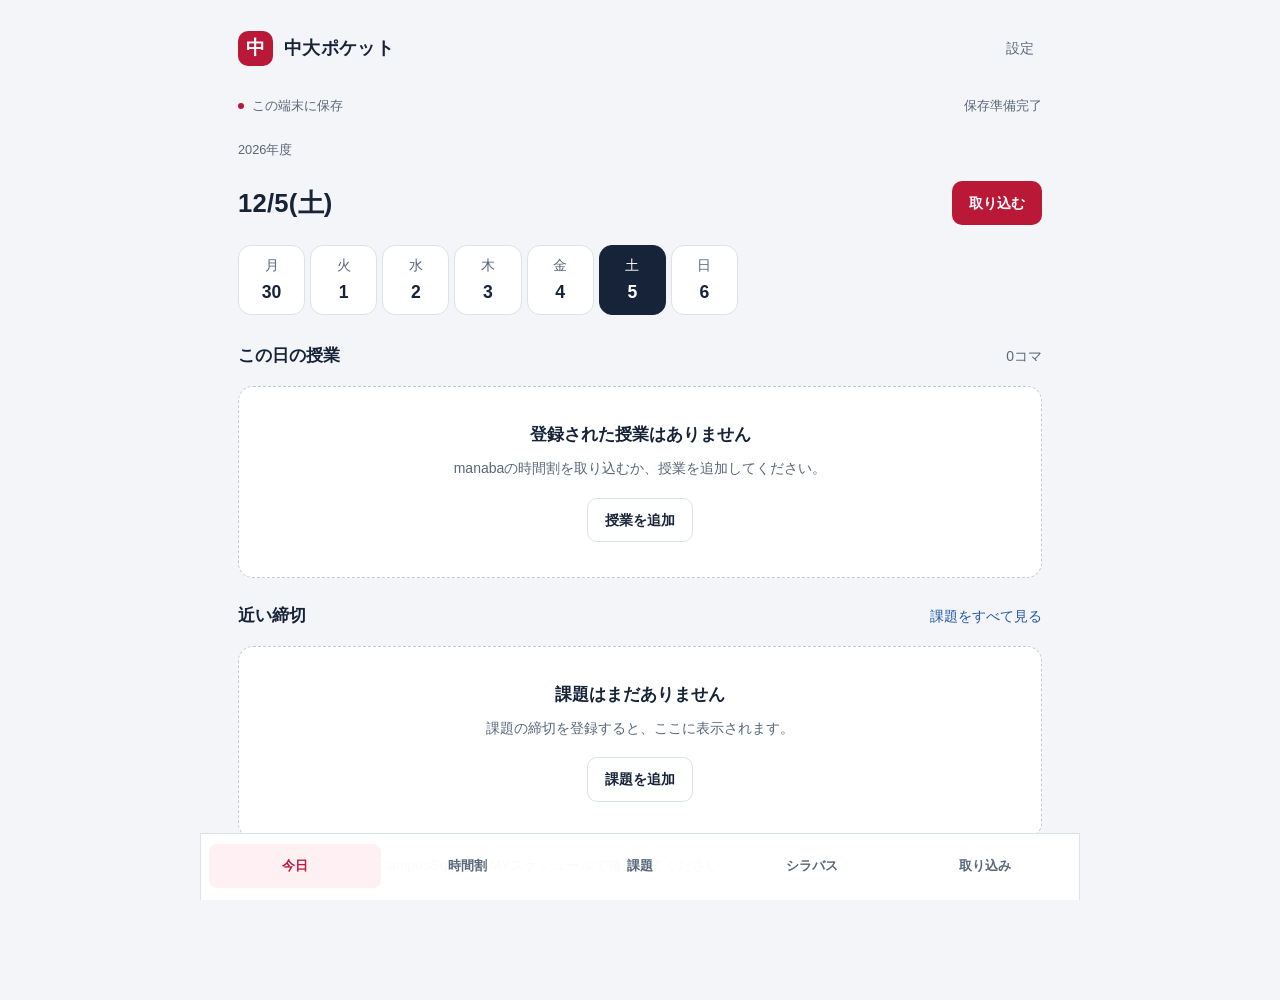
<file: docs/index.html>
<!doctype html>
<html lang="ja">
<head>
  <meta charset="utf-8">
  <meta name="viewport" content="width=device-width,initial-scale=1,viewport-fit=cover">
  <meta name="theme-color" content="#ba1837">
  <meta name="apple-mobile-web-app-capable" content="yes">
  <meta name="apple-mobile-web-app-title" content="中大ポケット">
  <meta name="description" content="時間割、教室、シラバス、課題を自分の端末で管理する中大ポケット。">
  <meta http-equiv="Content-Security-Policy" content="default-src 'self'; script-src 'self'; style-src 'self'; img-src 'self' data:; connect-src 'self'; object-src 'none'; base-uri 'none'; form-action 'none'; frame-src 'none'">
  <title>中大ポケット</title>
  <link rel="icon" href="./icon.svg" type="image/svg+xml">
  <link rel="apple-touch-icon" href="./icon-192.png">
  <link rel="manifest" href="./manifest.webmanifest">
  <link rel="stylesheet" href="./style.css">
  <script type="module" src="./app.js"></script>
</head>
<body>
  <div class="shell">
    <header class="app-header"><a class="brand" href="#today"><span class="brand-mark" aria-hidden="true">中</span><span>中大ポケット</span></a><button class="icon-button" id="settings-open" aria-label="設定を開く">設定</button></header>
    <div class="storage-note"><span class="small-dot" aria-hidden="true"></span>この端末に保存 <span id="storage-status" role="status" aria-live="polite">読み込み中</span></div>
    <div id="storage-alert" class="storage-alert" role="alert" hidden><p id="storage-alert-message"></p><button class="secondary" data-action="retry-storage">保存を再確認</button><button class="secondary" data-action="storage-settings">バックアップ・保存設定</button></div>
    <main id="main"><div class="empty"><p>保存データを開いています。</p></div></main>
    <nav class="bottom-nav" aria-label="メインメニュー">
      <a href="#today" data-view="today">今日</a><a href="#courses" data-view="courses">時間割</a><a href="#tasks" data-view="tasks">課題</a><a href="#pages" data-view="pages">シラバス</a><a href="#import" data-view="import">取り込み</a>
    </nav>
  </div>
  <dialog id="modal"><div id="modal-body"></div></dialog>
  <div id="toast" role="status" aria-live="polite" hidden></div>
  <noscript>このアプリを使うにはJavaScriptを有効にしてください。</noscript>
</body>
</html>
</file>
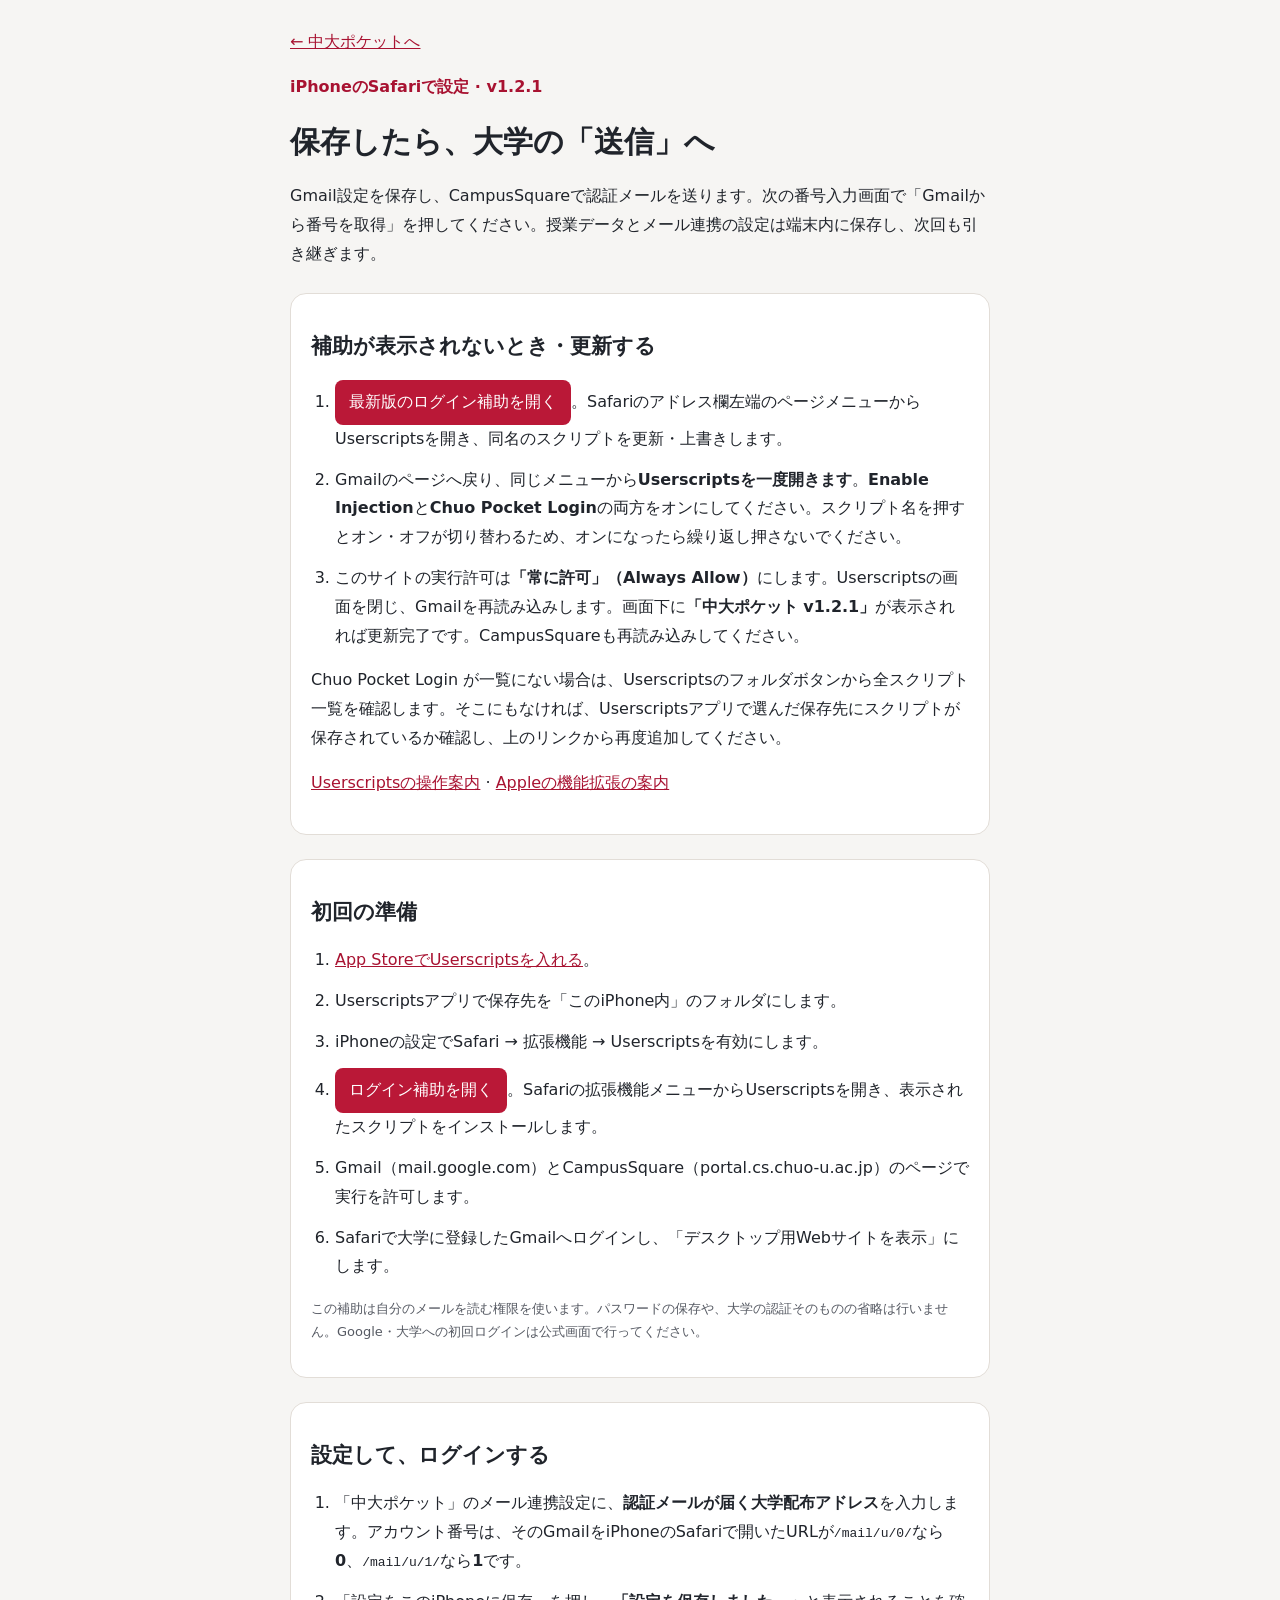
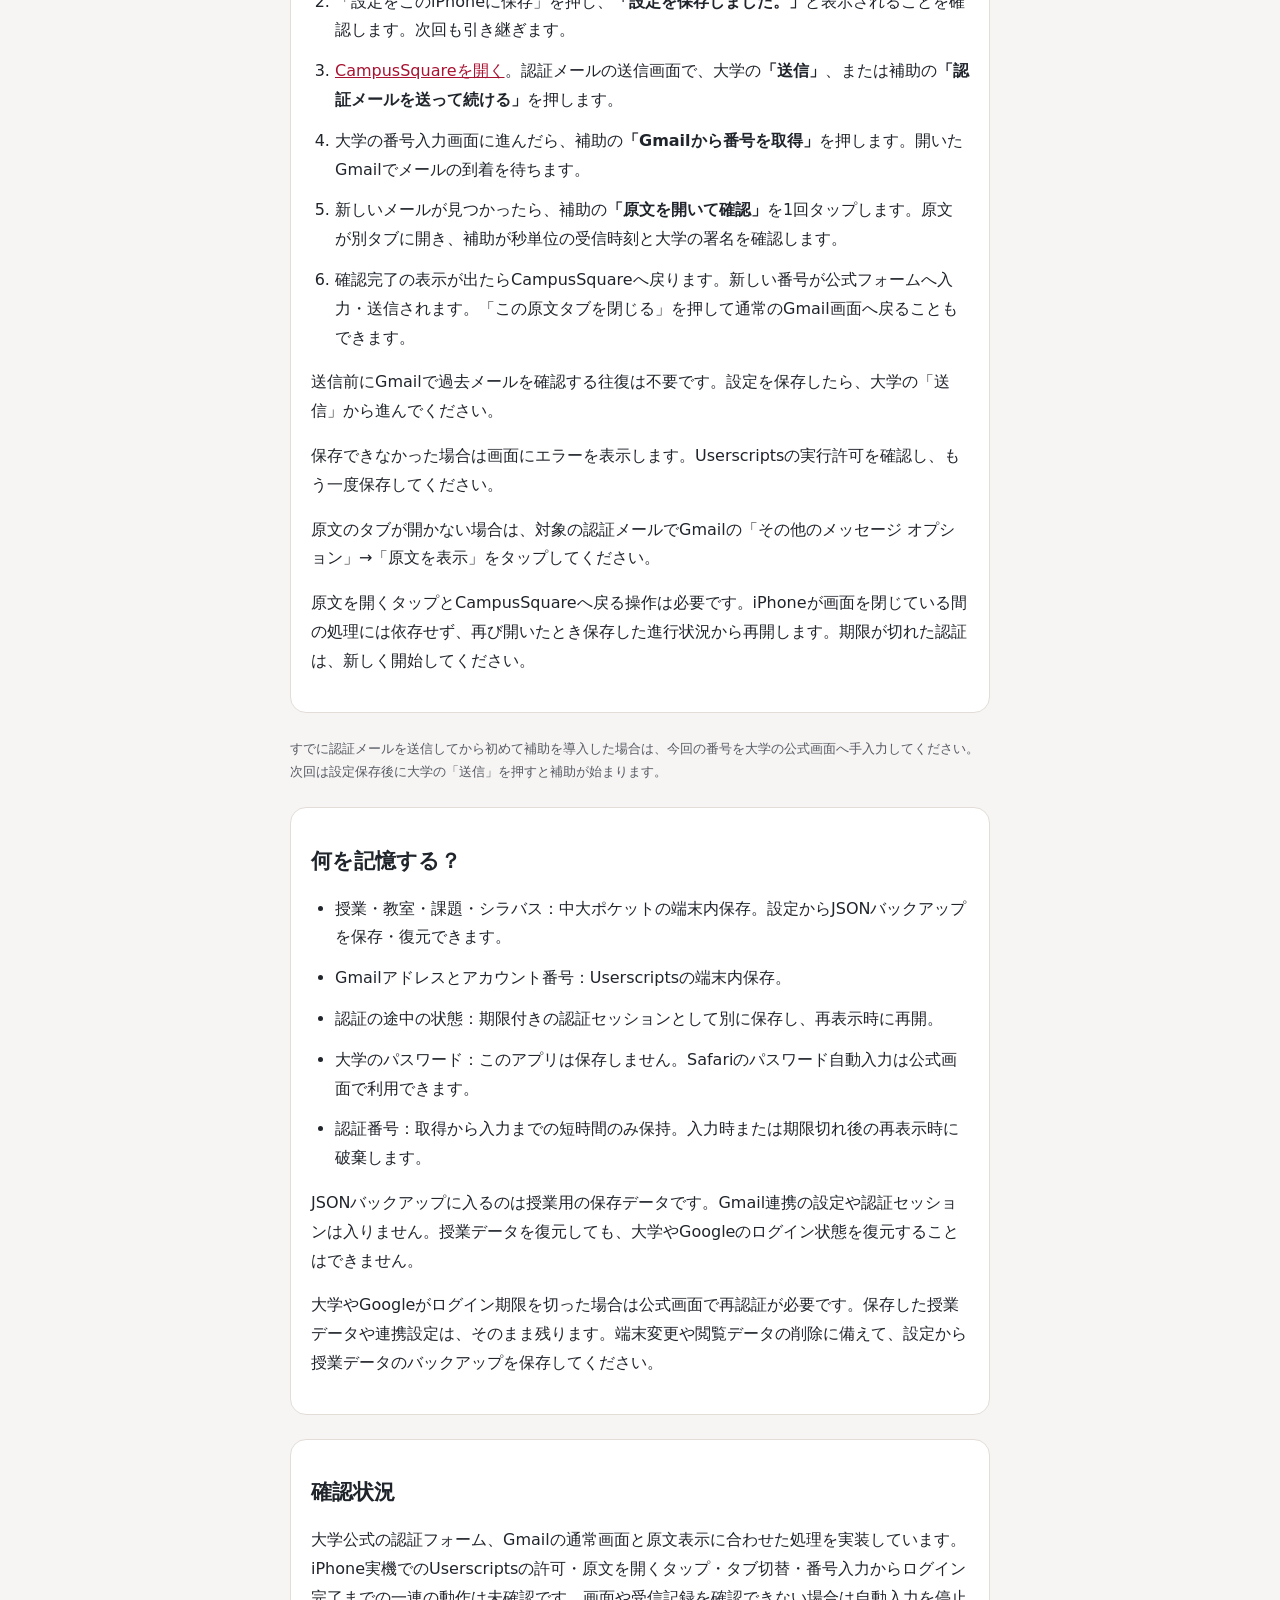
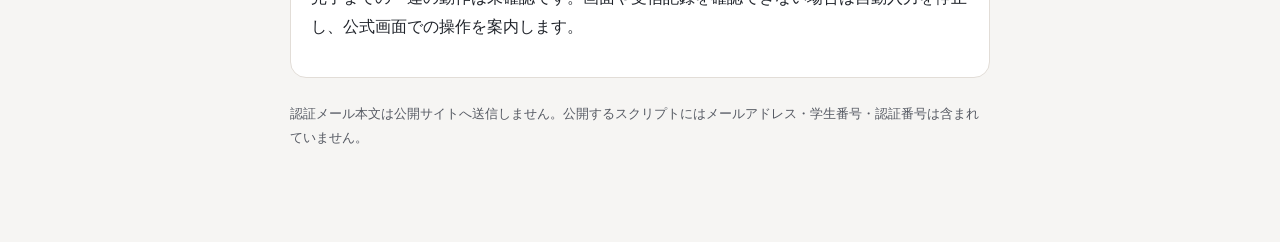
<file: docs/login-setup.html>
<!doctype html>
<html lang="ja"><head><meta charset="utf-8"><meta name="viewport" content="width=device-width,initial-scale=1"><meta name="theme-color" content="#ba1837"><meta http-equiv="Content-Security-Policy" content="default-src 'self'; script-src 'none'; style-src 'self'; img-src 'self'; connect-src 'none'; object-src 'none'; base-uri 'none'; form-action 'none'"><title>メール連携の設定 — 中大ポケット</title><link rel="stylesheet" href="./login-setup.css"></head>
<body><main><a href="./#import">← 中大ポケットへ</a><p class="eyebrow">iPhoneのSafariで設定 · v1.2.1</p><h1>保存したら、大学の「送信」へ</h1><p>Gmail設定を保存し、CampusSquareで認証メールを送ります。次の番号入力画面で「Gmailから番号を取得」を押してください。授業データとメール連携の設定は端末内に保存し、次回も引き継ぎます。</p>
<section><h2>補助が表示されないとき・更新する</h2><ol><li><a class="primary" href="./chuo-pocket-login.user.js">最新版のログイン補助を開く</a>。Safariのアドレス欄左端のページメニューからUserscriptsを開き、同名のスクリプトを更新・上書きします。</li><li>Gmailのページへ戻り、同じメニューから<strong>Userscriptsを一度開きます</strong>。<strong>Enable Injection</strong>と<strong>Chuo Pocket Login</strong>の両方をオンにしてください。スクリプト名を押すとオン・オフが切り替わるため、オンになったら繰り返し押さないでください。</li><li>このサイトの実行許可は<strong>「常に許可」（Always Allow）</strong>にします。Userscriptsの画面を閉じ、Gmailを再読み込みします。画面下に<strong>「中大ポケット v1.2.1」</strong>が表示されれば更新完了です。CampusSquareも再読み込みしてください。</li></ol><p>Chuo Pocket Login が一覧にない場合は、Userscriptsのフォルダボタンから全スクリプト一覧を確認します。そこにもなければ、Userscriptsアプリで選んだ保存先にスクリプトが保存されているか確認し、上のリンクから再度追加してください。</p><p><a href="https://github.com/quoid/userscripts#usage" target="_blank" rel="noreferrer">Userscriptsの操作案内</a> · <a href="https://support.apple.com/ja-jp/guide/iphone/-iphab0432bf6/ios" target="_blank" rel="noreferrer">Appleの機能拡張の案内</a></p></section>
<section><h2>初回の準備</h2><ol><li><a href="https://apps.apple.com/jp/app/userscripts/id1463298887" target="_blank" rel="noreferrer">App StoreでUserscriptsを入れる</a>。</li><li>Userscriptsアプリで保存先を「このiPhone内」のフォルダにします。</li><li>iPhoneの設定でSafari → 拡張機能 → Userscriptsを有効にします。</li><li><a class="primary" href="./chuo-pocket-login.user.js">ログイン補助を開く</a>。Safariの拡張機能メニューからUserscriptsを開き、表示されたスクリプトをインストールします。</li><li>Gmail（mail.google.com）とCampusSquare（portal.cs.chuo-u.ac.jp）のページで実行を許可します。</li><li>Safariで大学に登録したGmailへログインし、「デスクトップ用Webサイトを表示」にします。</li></ol><p class="note">この補助は自分のメールを読む権限を使います。パスワードの保存や、大学の認証そのものの省略は行いません。Google・大学への初回ログインは公式画面で行ってください。</p></section>
<section><h2>設定して、ログインする</h2><ol><li>「中大ポケット」のメール連携設定に、<strong>認証メールが届く大学配布アドレス</strong>を入力します。アカウント番号は、そのGmailをiPhoneのSafariで開いたURLが<code>/mail/u/0/</code>なら<strong>0</strong>、<code>/mail/u/1/</code>なら<strong>1</strong>です。</li><li>「設定をこのiPhoneに保存」を押し、<strong>「設定を保存しました。」</strong>と表示されることを確認します。次回も引き継ぎます。</li><li><a href="https://portal.cs.chuo-u.ac.jp/campusweb/" target="_blank" rel="noreferrer">CampusSquareを開く</a>。認証メールの送信画面で、大学の<strong>「送信」</strong>、または補助の<strong>「認証メールを送って続ける」</strong>を押します。</li><li>大学の番号入力画面に進んだら、補助の<strong>「Gmailから番号を取得」</strong>を押します。開いたGmailでメールの到着を待ちます。</li><li>新しいメールが見つかったら、補助の<strong>「原文を開いて確認」</strong>を1回タップします。原文が別タブに開き、補助が秒単位の受信時刻と大学の署名を確認します。</li><li>確認完了の表示が出たらCampusSquareへ戻ります。新しい番号が公式フォームへ入力・送信されます。「この原文タブを閉じる」を押して通常のGmail画面へ戻ることもできます。</li></ol><p>送信前にGmailで過去メールを確認する往復は不要です。設定を保存したら、大学の「送信」から進んでください。</p><p>保存できなかった場合は画面にエラーを表示します。Userscriptsの実行許可を確認し、もう一度保存してください。</p><p>原文のタブが開かない場合は、対象の認証メールでGmailの「その他のメッセージ オプション」→「原文を表示」をタップしてください。</p><p>原文を開くタップとCampusSquareへ戻る操作は必要です。iPhoneが画面を閉じている間の処理には依存せず、再び開いたとき保存した進行状況から再開します。期限が切れた認証は、新しく開始してください。</p></section>
<p class="note">すでに認証メールを送信してから初めて補助を導入した場合は、今回の番号を大学の公式画面へ手入力してください。次回は設定保存後に大学の「送信」を押すと補助が始まります。</p>
<section><h2>何を記憶する？</h2><ul><li>授業・教室・課題・シラバス：中大ポケットの端末内保存。設定からJSONバックアップを保存・復元できます。</li><li>Gmailアドレスとアカウント番号：Userscriptsの端末内保存。</li><li>認証の途中の状態：期限付きの認証セッションとして別に保存し、再表示時に再開。</li><li>大学のパスワード：このアプリは保存しません。Safariのパスワード自動入力は公式画面で利用できます。</li><li>認証番号：取得から入力までの短時間のみ保持。入力時または期限切れ後の再表示時に破棄します。</li></ul><p>JSONバックアップに入るのは授業用の保存データです。Gmail連携の設定や認証セッションは入りません。授業データを復元しても、大学やGoogleのログイン状態を復元することはできません。</p><p>大学やGoogleがログイン期限を切った場合は公式画面で再認証が必要です。保存した授業データや連携設定は、そのまま残ります。端末変更や閲覧データの削除に備えて、設定から授業データのバックアップを保存してください。</p></section>
<section><h2>確認状況</h2><p>大学公式の認証フォーム、Gmailの通常画面と原文表示に合わせた処理を実装しています。iPhone実機でのUserscriptsの許可・原文を開くタップ・タブ切替・番号入力からログイン完了までの一連の動作は未確認です。画面や受信記録を確認できない場合は自動入力を停止し、公式画面での操作を案内します。</p></section>
<p class="note">認証メール本文は公開サイトへ送信しません。公開するスクリプトにはメールアドレス・学生番号・認証番号は含まれていません。</p></main></body></html>
</file>
<file: docs/style.css>
:root{color-scheme:light;--bg:#f3f5f8;--surface:#fff;--ink:#172338;--muted:#596779;--red:#ba1837;--line:#dce2ea;--soft-red:#fff0f3;--blue:#2458a7;--soft-blue:#edf3ff;font-family:-apple-system,BlinkMacSystemFont,"Hiragino Sans","Yu Gothic",sans-serif;font-size:16px}
*{box-sizing:border-box}body{margin:0;background:var(--bg);color:var(--ink);line-height:1.6}button,input,select,textarea{font:inherit}button,a,input,textarea,select{-webkit-tap-highlight-color:transparent}button,a{touch-action:manipulation}button{cursor:pointer}a{color:var(--blue)}button:disabled{cursor:default;opacity:.5}button:focus-visible,a:focus-visible,input:focus-visible,select:focus-visible,textarea:focus-visible{outline:3px solid #6686cf;outline-offset:3px}button{border:0;background:none;color:inherit}button:active{transform:translateY(1px)}.shell{max-width:880px;margin:0 auto;padding:env(safe-area-inset-top) 22px calc(110px + env(safe-area-inset-bottom))}.app-header{height:84px;display:flex;align-items:center;justify-content:space-between;gap:16px}.brand{text-decoration:none;display:flex;align-items:center;gap:11px;color:var(--ink);font-size:1.1rem;font-weight:750;letter-spacing:.02em}.brand-mark{display:grid;place-items:center;background:var(--red);color:#fff;border-radius:10px;width:35px;height:35px;font-size:1.2rem}.icon-button{min-width:44px;min-height:44px;font-size:.875rem;padding:8px;color:var(--muted)}.storage-note{display:flex;align-items:center;gap:8px;font-size:.8rem;color:var(--muted);margin-bottom:24px}.storage-note #storage-status{margin-left:auto}.small-dot{background:var(--red);border-radius:50%;width:6px;height:6px}.view-title{display:flex;align-items:center;justify-content:space-between;gap:16px;margin:20px 0}.view-title h1{font-size:1.6rem;letter-spacing:.01em;line-height:1.35;margin:0}.eyebrow{font-size:.8rem;color:var(--muted);margin:0 0 5px}.subtle{color:var(--muted);font-size:.875rem}.subtle p{margin:5px 0}.primary,.secondary,.danger{min-height:44px;padding:10px 17px;border-radius:10px;font-weight:650;display:inline-flex;justify-content:center;align-items:center;text-decoration:none;font-size:.875rem}.primary{background:var(--red);color:#fff}.secondary{background:var(--surface);border:1px solid var(--line)}.danger{color:var(--red);border:1px solid #eac6cf;background:var(--surface)}.button-row{display:flex;gap:10px;flex-wrap:wrap;margin:18px 0}.full-width{width:100%}.week{display:grid;grid-template-columns:repeat(7,minmax(0,1fr));gap:5px;margin:20px 0 28px}.day{border-radius:13px;min-height:67px;color:var(--muted);padding:8px 2px;background:var(--surface);border:1px solid var(--line);display:flex;flex-direction:column;align-items:center;justify-content:center;gap:2px;font-size:.875rem}.day strong{font-size:1.1rem;color:var(--ink)}.day.selected{background:var(--ink);color:#fff;border-color:var(--ink)}.day.selected strong{color:#fff}.section-heading{display:flex;justify-content:space-between;align-items:baseline;gap:15px;margin:25px 0 12px}.section-heading h2{font-size:1.05rem;margin:0}.section-heading a{font-size:.875rem;text-decoration:none}.count{color:var(--muted);font-size:.875rem}.course-card{background:var(--surface);border-radius:15px;border:1px solid var(--line);display:flex;gap:16px;padding:20px;margin-bottom:12px;width:100%;text-align:left;align-items:flex-start}.period-mark{width:44px;flex-shrink:0;text-align:center;color:var(--red);font-size:.8rem;line-height:1.35;border-right:1px solid var(--line);padding-right:13px}.period-mark strong{display:block;font-size:1.6rem}.course-card h3{font-size:1rem;margin:0 0 6px;font-weight:750;overflow-wrap:anywhere}.course-card .course-info{flex:1;min-width:0}.room{font-size:1.25rem;font-weight:750;color:var(--ink);letter-spacing:.01em;overflow-wrap:anywhere}.room.missing{font-size:.875rem;color:var(--muted);font-weight:400}.meta-line{display:flex;flex-wrap:wrap;gap:7px;font-size:.8rem;color:var(--muted)}.badge{display:inline-block;padding:3px 8px;border-radius:5px;color:var(--red);background:var(--soft-red);font-size:.8rem}.badge.blue{background:var(--soft-blue);color:var(--blue)}.card{background:var(--surface);border:1px solid var(--line);border-radius:15px;padding:20px;margin:14px 0}.card h2,.card h3{margin:0 0 10px;font-size:1.05rem}.card p{margin:8px 0}.empty{padding:35px 22px;text-align:center;border:1px dashed #bfc9d6;border-radius:15px;margin:16px 0;background:var(--surface)}.empty h2{font-size:1.05rem;margin:0 0 8px}.empty p{font-size:.875rem;color:var(--muted);margin:6px 0 18px}.task-row{display:flex;gap:12px;padding:17px 0;border-bottom:1px solid var(--line);align-items:flex-start}.task-row:last-child{border-bottom:0}.task-check{width:24px;height:24px;margin:3px 0;accent-color:var(--red)}.task-text{flex:1;min-width:0}.task-text h3{font-size:.95rem;margin:0 0 4px;overflow-wrap:anywhere}.task-text.completed h3{text-decoration:line-through;color:var(--muted)}.deadline{font-size:.875rem;font-weight:650;color:var(--red)}.task-edit{padding:8px;font-size:.8rem;color:var(--muted);min-height:44px}.source-row{display:flex;justify-content:space-between;gap:15px;align-items:center}.source-row+.source-row{margin-top:14px;padding-top:16px;border-top:1px solid var(--line)}.source-row strong{display:block}.source-row p{font-size:.8rem;color:var(--muted)}.bottom-nav{position:fixed;bottom:0;left:50%;transform:translateX(-50%);width:min(880px,100%);background:rgba(255,255,255,.97);border-top:1px solid var(--line);display:grid;grid-template-columns:repeat(5,1fr);padding:10px 8px calc(12px + env(safe-area-inset-bottom));z-index:4}.bottom-nav a{display:flex;align-items:center;justify-content:center;min-height:44px;text-decoration:none;color:var(--muted);font-size:.8rem;font-weight:650;border-radius:8px}.bottom-nav a[aria-current="page"]{background:var(--soft-red);color:var(--red)}dialog{width:min(600px,calc(100% - 26px));max-height:90dvh;padding:0;border:1px solid var(--line);border-radius:18px;color:var(--ink);background:var(--surface);box-shadow:0 20px 70px #17233833}dialog::backdrop{background:#17233888}#modal-body{padding:24px;overflow-wrap:anywhere}.modal-title{display:flex;justify-content:space-between;gap:18px;align-items:center;margin-bottom:16px}.modal-title h2{font-size:1.15rem;margin:0}.close{min-width:44px;min-height:44px;font-size:.875rem;color:var(--muted)}label.field{display:block;font-size:.875rem;font-weight:650;margin:16px 0}input:not([type="checkbox"]),select,textarea{display:block;width:100%;min-height:46px;border:1px solid #b9c5d3;border-radius:9px;padding:10px 12px;background:#fff;color:var(--ink);margin-top:6px;font-size:1rem}textarea{min-height:100px;resize:vertical}.field-grid{display:grid;grid-template-columns:1fr 1fr;gap:14px}.field-grid .field{margin:5px 0}.inline-check{display:flex;gap:10px;align-items:flex-start;font-size:.875rem;margin:12px 0}.inline-check input{margin-top:5px;accent-color:var(--red);width:20px;height:20px;flex-shrink:0}.import-area{min-height:160px}.preview-row{padding:15px 0;border-bottom:1px solid var(--line)}.preview-row p{font-size:.875rem;margin:6px 0}.preview-row select{font-size:.875rem}pre.page-text{white-space:pre-wrap;overflow-wrap:anywhere;font:inherit;font-size:.875rem;padding:0;line-height:1.8}details{margin:18px 0}summary{cursor:pointer;font-size:.875rem;font-weight:650;min-height:44px;display:flex;align-items:center}ol{padding-left:24px;font-size:.875rem}li{margin:12px 0}.error{color:var(--red);font-size:.875rem}.page-list button{width:100%;text-align:left}.page-list .card{margin-bottom:12px}.page-list strong{display:block;font-size:1rem;margin-bottom:7px}.search-label{display:block;font-size:.875rem;color:var(--muted);margin:16px 0}#toast{position:fixed;bottom:110px;left:50%;transform:translateX(-50%);background:var(--ink);color:#fff;max-width:calc(100% - 32px);padding:13px 20px;border-radius:10px;font-size:.875rem;z-index:8}#toast[hidden]{display:none}.inline-banner{padding:13px 16px;border-radius:10px;background:var(--soft-blue);font-size:.875rem;color:var(--blue);margin:15px 0}.text-link{font-size:.875rem;min-height:44px;display:inline-flex;align-items:center;text-decoration:none}.slot-tag{font-size:.8rem;border:1px solid var(--line);border-radius:5px;padding:3px 8px;display:inline-block;margin:3px}.slot-row{display:flex;gap:10px;align-items:flex-end;margin:9px 0}.slot-row label{flex:1;font-size:.875rem}.slot-row .icon-button{flex-shrink:0}.storage-error{background:var(--soft-red);padding:16px;border-radius:10px;color:var(--red)}
.storage-note[data-phase="saving"] .small-dot{background:#b07809}.storage-note[data-phase="error"]{color:var(--red)}.storage-alert{border:1px solid #eac6cf;border-radius:12px;background:var(--soft-red);padding:14px 16px;margin-bottom:20px;font-size:.875rem}.storage-alert[hidden]{display:none}.storage-alert p{margin:0 0 12px}.storage-alert button{margin:0 6px 6px 0}.storage-facts{display:grid;grid-template-columns:auto 1fr;gap:6px 14px;font-size:.875rem;margin:14px 0}.storage-facts dt{color:var(--muted)}.storage-facts dd{margin:0;overflow-wrap:anywhere}.storage-protection{font-size:.8rem;display:inline-block;padding:3px 8px;border-radius:5px;background:var(--soft-blue);color:var(--blue)}
@media(min-width:700px){.shell{padding-left:38px;padding-right:38px}.app-header{height:96px}.week{max-width:500px}.two-column{display:grid;grid-template-columns:1fr 1fr;gap:18px}.course-card{padding:22px}.bottom-nav{border-left:1px solid var(--line);border-right:1px solid var(--line)}}
@media(max-width:360px){.shell{padding-left:14px;padding-right:14px}.view-title{gap:9px}.view-title h1{font-size:1.4rem}.primary,.secondary{padding:10px 12px}.course-card{gap:10px;padding:17px 13px}.bottom-nav a{font-size:.75rem}.field-grid{grid-template-columns:1fr}.source-row{flex-wrap:wrap}}@media(prefers-reduced-motion:reduce){*{scroll-behavior:auto!important}}
</file>
<file: docs/login-setup.css>
:root{font-family:system-ui,-apple-system,sans-serif;color:#20242b;background:#f6f5f3;line-height:1.8}body{margin:0}main{max-width:700px;margin:auto;padding:28px 20px 80px}a{color:#a81231}h1{font-size:30px;line-height:1.35}h2{font-size:21px;line-height:1.5}section{background:#fff;border:1px solid #e2ddd7;border-radius:16px;padding:20px;margin:24px 0}li{margin:12px 0}ol,ul{padding-left:24px}.eyebrow{color:#a81231;font-weight:700}.note{font-size:13px;color:#565a63}.primary{display:inline-block;padding:8px 14px;background:#ba1837;color:white;border-radius:8px;text-decoration:none}
</file>
